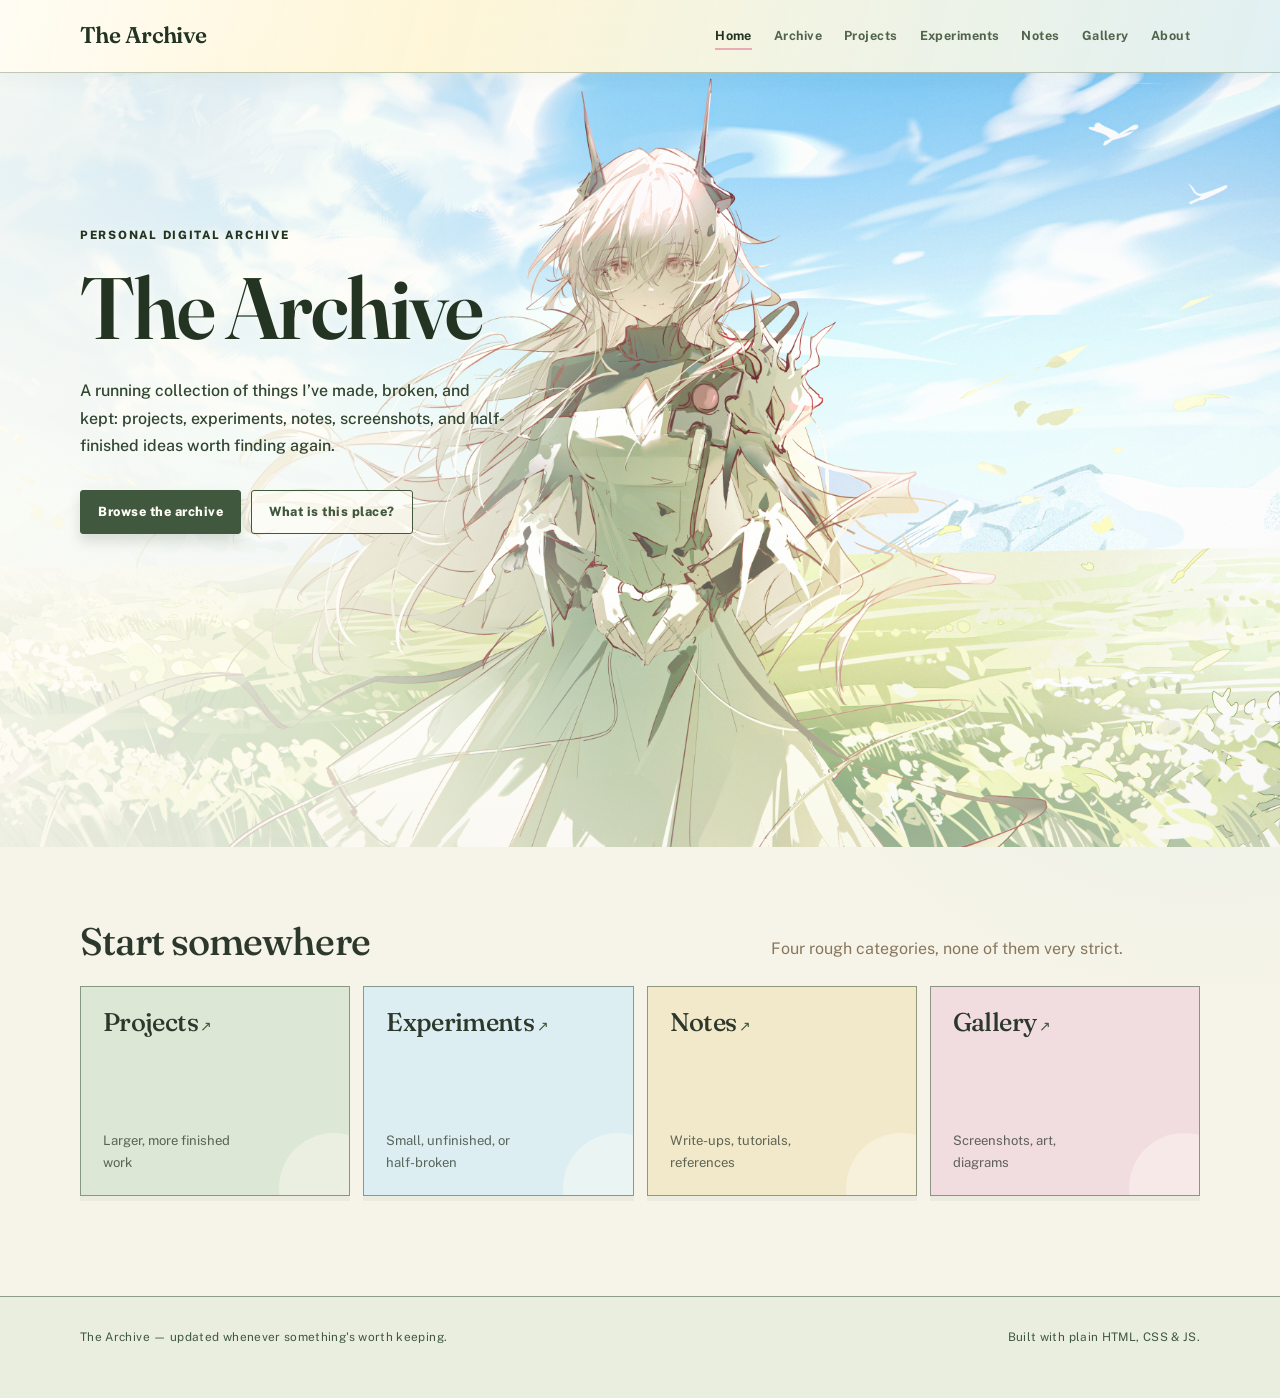
<file: index.html>
<!DOCTYPE html>
<html lang="en">
<head>
<meta charset="UTF-8">
<meta name="viewport" content="width=device-width, initial-scale=1.0">
<title>The Archive — a personal collection</title>
<meta name="description" content="A personal digital archive of projects, experiments, notes, and things worth keeping.">
<link rel="preconnect" href="https://fonts.googleapis.com">
<link href="https://fonts.googleapis.com/css2?family=Fraunces:ital,opsz,wght@0,9..144,500;0,9..144,600;1,9..144,500&family=Public+Sans:wght@400;500;600;700;800&display=swap" rel="stylesheet">
<link rel="stylesheet" href="css/style.css">
</head>
<body data-page="home">

<header class="site-header">
  <div class="container">
    <a class="logo" href="index.html"><span class="dot"></span>The Archive</a>
    <button class="nav-toggle" aria-label="Toggle navigation" aria-expanded="false">
      <span></span><span></span><span></span>
    </button>
    <nav class="main-nav" aria-label="Main">
      <ul>
        <li><a href="index.html" data-page="home">Home</a></li>
        <li><a href="archive.html" data-page="archive">Archive</a></li>
        <li><a href="projects.html" data-page="projects">Projects</a></li>
        <li><a href="experiments.html" data-page="experiments">Experiments</a></li>
        <li><a href="notes.html" data-page="notes">Notes</a></li>
        <li><a href="gallery.html" data-page="gallery">Gallery</a></li>
        <li><a href="about.html" data-page="about">About</a></li>
      </ul>
    </nav>
  </div>
</header>

<main>
  <section class="hero-visual">
    <div class="hero-content">
      <p class="hero-kicker">Personal digital archive</p>
      <h1>The Archive</h1>
      <p class="hero-desc">A running collection of things I’ve made, broken, and kept: projects, experiments, notes, screenshots, and half-finished ideas worth finding again.</p>
      <div class="hero-actions">
        <a class="btn btn-solid" href="archive.html">Browse the archive</a>
        <a class="btn" href="about.html">What is this place?</a>
      </div>
    </div>
  </section>

  <section class="container">
    <div class="section-heading">
      <h2>Start somewhere</h2>
      <p>Four rough categories, none of them very strict.</p>
    </div>
    <div class="category-grid">
      <a class="category-tile c1" href="projects.html">
        <h3>Projects</h3><p>Larger, more finished work</p>
      </a>
      <a class="category-tile c2" href="experiments.html">
        <h3>Experiments</h3><p>Small, unfinished, or half-broken</p>
      </a>
      <a class="category-tile c3" href="notes.html">
        <h3>Notes</h3><p>Write-ups, tutorials, references</p>
      </a>
      <a class="category-tile c4" href="gallery.html">
        <h3>Gallery</h3><p>Screenshots, art, diagrams</p>
      </a>
    </div>
  </section>
</main>

<footer class="site-footer">
  <div class="container">
    <span>The Archive — updated whenever something's worth keeping.</span>
    <span>Built with plain HTML, CSS &amp; JS.</span>
  </div>
</footer>

<script src="js/nav.js"></script>
</body>
</html>
</file>
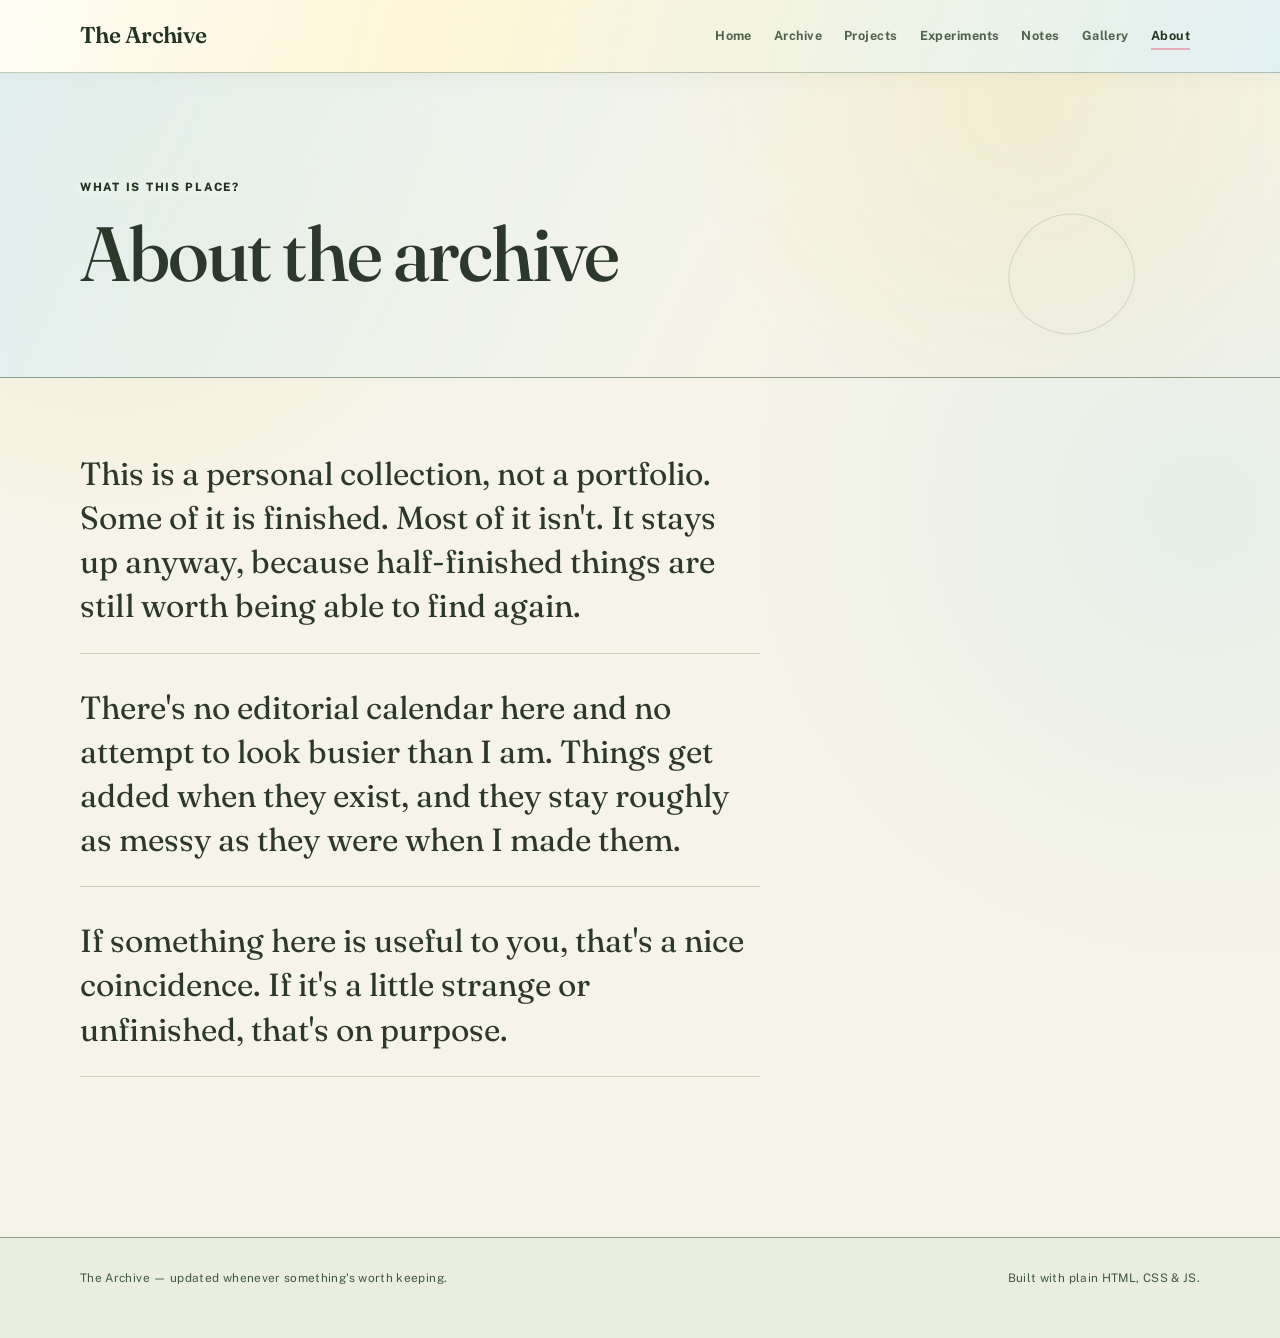
<file: about.html>
<!DOCTYPE html>
<html lang="en">
<head>
<meta charset="UTF-8">
<meta name="viewport" content="width=device-width, initial-scale=1.0">
<title>About — The Archive</title>
<meta name="description" content="What this place is, and why it exists.">
<link rel="preconnect" href="https://fonts.googleapis.com">
<link href="https://fonts.googleapis.com/css2?family=Fraunces:ital,opsz,wght@0,9..144,500;0,9..144,600;1,9..144,500&family=Public+Sans:wght@400;500;600;700;800&display=swap" rel="stylesheet">
<link rel="stylesheet" href="css/style.css">
</head>
<body data-page="about">

<header class="site-header">
  <div class="container">
    <a class="logo" href="index.html"><span class="dot"></span>The Archive</a>
    <button class="nav-toggle" aria-label="Toggle navigation" aria-expanded="false">
      <span></span><span></span><span></span>
    </button>
    <nav class="main-nav" aria-label="Main">
      <ul>
        <li><a href="index.html" data-page="home">Home</a></li>
        <li><a href="archive.html" data-page="archive">Archive</a></li>
        <li><a href="projects.html" data-page="projects">Projects</a></li>
        <li><a href="experiments.html" data-page="experiments">Experiments</a></li>
        <li><a href="notes.html" data-page="notes">Notes</a></li>
        <li><a href="gallery.html" data-page="gallery">Gallery</a></li>
        <li><a href="about.html" data-page="about">About</a></li>
      </ul>
    </nav>
  </div>
</header>

<main>
  <section class="page-hero">
    <div class="container">
      <p class="hero-kicker">What is this place?</p>
      <h1>About the archive</h1>
    </div>
  </section>

  <section class="container">
    <div class="about-body">
      <p>This is a personal collection, not a portfolio. Some of it is finished. Most of it isn't. It stays up anyway, because half-finished things are still worth being able to find again.</p>
      <p>There's no editorial calendar here and no attempt to look busier than I am. Things get added when they exist, and they stay roughly as messy as they were when I made them.</p>
      <p>If something here is useful to you, that's a nice coincidence. If it's a little strange or unfinished, that's on purpose.</p>
    </div>
  </section>
</main>

<footer class="site-footer">
  <div class="container">
    <span>The Archive — updated whenever something's worth keeping.</span>
    <span>Built with plain HTML, CSS &amp; JS.</span>
  </div>
</footer>

<script src="js/nav.js"></script>
</body>
</html>
</file>
<file: css/style.css>
/* The Archive — field journal design system */
:root{--cream:#f6f4e8;--cream-light:#fffdf5;--cream-deep:#ece9d9;--green:#789567;--green-deep:#40583d;--green-ink:#2d382c;--sky:#b9dceb;--sky-light:#ddeff4;--pink:#e8a9b8;--pink-light:#f3d3d9;--yellow:#e7c75a;--earth:#88765c;--line:rgba(64,88,61,.24);--line-strong:rgba(64,88,61,.55);--shadow:0 12px 28px rgba(64,88,61,.09);--radius:3px;--display:"Fraunces",Georgia,serif;--body:"Public Sans",Arial,sans-serif;--ease:220ms ease}
*{box-sizing:border-box}html{scroll-behavior:smooth}body{margin:0;color:var(--green-ink);background:radial-gradient(circle at 8% 11%,rgba(231,199,90,.15),transparent 24rem),radial-gradient(circle at 94% 38%,rgba(185,220,235,.26),transparent 30rem),var(--cream);font:400 16px/1.65 var(--body)}body::before{content:"";position:fixed;z-index:-1;inset:0;opacity:.3;pointer-events:none;background-image:radial-gradient(rgba(64,88,61,.16) .45px,transparent .6px);background-size:8px 8px}a{color:inherit}img{display:block;max-width:100%}h1,h2,h3,h4,p{margin-top:0}h1,h2,h3,h4{font-family:var(--display);font-weight:500;line-height:1.08;letter-spacing:-.025em}.container{width:min(1120px,calc(100% - 48px));margin:0 auto}
.site-header{position:sticky;top:0;z-index:10;background:linear-gradient(105deg,rgba(255,253,245,.94) 0%,rgba(255,246,213,.9) 34%,rgba(221,239,244,.86) 100%);border-bottom:1px solid rgba(64,88,61,.32);box-shadow:0 5px 20px rgba(64,88,61,.045);backdrop-filter:blur(12px);transition:border-color var(--ease),box-shadow var(--ease)}.site-header:hover{border-bottom-color:rgba(64,88,61,.52);box-shadow:0 6px 22px rgba(64,88,61,.08)}.site-header .container{display:flex;align-items:center;justify-content:space-between;min-height:72px;gap:22px}.logo{display:flex;align-items:center;color:#233522;text-decoration:none;font-family:var(--display);font-size:1.42rem;font-weight:600;letter-spacing:-.025em;text-shadow:0 1px 10px rgba(255,253,245,.68)}.logo .dot{display:none}.main-nav ul{display:flex;align-items:center;flex-wrap:wrap;gap:2px;padding:0;margin:0;list-style:none}.main-nav a{display:block;position:relative;padding:8px 10px;color:#50634c;text-decoration:none;font-size:.79rem;font-weight:700;letter-spacing:.035em;transition:color var(--ease)}.main-nav a:hover,.main-nav a.active{color:#233522}.main-nav a::after{content:"";position:absolute;right:10px;bottom:4px;left:10px;height:2px;background:var(--pink);transform:scaleX(0);transform-origin:left;transition:transform var(--ease)}.main-nav a:hover::after,.main-nav a.active::after{transform:scaleX(1)}.nav-toggle{display:none}
.hero-visual{position:relative;isolation:isolate;min-height:clamp(620px,86vh,900px);display:grid;align-items:start;overflow:hidden;background:var(--sky-light) url("../assets/spring-guardian.jpg") center center/cover no-repeat}.hero-visual::before{content:"";position:absolute;z-index:-1;inset:0;background:linear-gradient(90deg,rgba(255,253,245,.86) 0%,rgba(255,253,245,.64) 25%,rgba(255,253,245,.10) 48%,transparent 66%)}.hero-visual::after{content:"";position:absolute;z-index:-1;inset:auto 0 0;height:20%;background:linear-gradient(transparent,rgba(246,244,232,.38))}.hero-content{width:min(1120px,calc(100% - 48px));margin:0 auto;padding-top:clamp(110px,17vh,170px)}.hero-content>*{max-width:430px}.hero-kicker{margin-bottom:16px;color:#233522;font-size:.72rem;font-weight:800;letter-spacing:.15em;text-shadow:0 1px 10px rgba(255,253,245,.9);text-transform:uppercase}.hero-content h1{margin-bottom:22px;color:#233522;font-size:clamp(3.5rem,6.8vw,6.3rem);font-weight:600;text-shadow:0 1px 12px rgba(255,253,245,.78)}.hero-content h1 em{color:var(--green-deep);font-style:italic}.hero-desc{color:#304531;font-size:1rem;font-weight:500;line-height:1.72;text-shadow:0 1px 9px rgba(255,253,245,.92)}.hero-actions{display:flex;flex-wrap:wrap;gap:10px;margin-top:30px}.btn{display:inline-flex;align-items:center;justify-content:center;min-height:44px;padding:10px 17px;border:1px solid var(--green-deep);border-radius:var(--radius);color:var(--green-deep);background:rgba(255,253,245,.62);text-decoration:none;font-size:.8rem;font-weight:800;letter-spacing:.04em;transition:transform var(--ease),background var(--ease),border-color var(--ease),box-shadow var(--ease)}.btn:hover{transform:translateY(-2px);border-color:var(--pink);background:var(--cream-light);box-shadow:var(--shadow)}.btn-solid{color:var(--cream-light);background:var(--green-deep);box-shadow:0 7px 13px rgba(64,88,61,.18)}.btn-solid:hover{color:var(--cream-light);background:#334a31}
main>.container{padding-top:74px}.section-heading{display:grid;grid-template-columns:minmax(0,1fr) minmax(230px,.65fr);gap:30px;align-items:end;margin-bottom:24px}.section-heading h2{margin:0;font-size:clamp(2rem,3vw,3rem)}.section-heading p{margin:0;color:var(--earth)}.category-grid{display:grid;grid-template-columns:repeat(4,1fr);gap:13px}.category-tile{position:relative;min-height:210px;display:flex;flex-direction:column;justify-content:space-between;overflow:hidden;padding:22px;border:1px solid var(--line-strong);color:var(--green-ink);text-decoration:none;box-shadow:0 5px 0 rgba(64,88,61,.05);transition:transform var(--ease),box-shadow var(--ease)}.category-tile::after{content:"";position:absolute;width:110px;height:110px;right:-40px;bottom:-48px;border-radius:50%;background:rgba(255,253,245,.38)}.category-tile:hover{transform:translateY(-5px) rotate(-.4deg);box-shadow:var(--shadow)}.category-tile h3{z-index:1;margin:0;font-size:1.6rem}.category-tile h3::after{content:" ↗";color:var(--green-deep);font-family:var(--body);font-size:.9rem}.category-tile p{z-index:1;max-width:16ch;margin:0;color:rgba(45,56,44,.75);font-size:.82rem}.category-tile.c1{background:#dce7d5}.category-tile.c2{background:#dceef1}.category-tile.c3{background:#f2e8ca}.category-tile.c4{background:#f1dce0}
.page-hero{padding:105px 0 68px;border-bottom:1px solid var(--line-strong);background:linear-gradient(115deg,rgba(221,239,244,.82),rgba(246,244,232,.2) 60%),radial-gradient(circle at 80% 10%,rgba(231,199,90,.2),transparent 22rem)}.page-hero .container{position:relative}.page-hero .container::after{content:"";position:absolute;right:6%;bottom:-40px;width:120px;height:120px;border:1px solid rgba(120,149,103,.26);border-radius:50% 47% 55% 45%;transform:rotate(30deg)}.page-hero h1{max-width:13ch;margin-bottom:13px;font-size:clamp(3rem,6vw,5.1rem)}.page-hero p:not(.hero-kicker){max-width:54ch;margin:0;color:var(--earth)}.entry-list{border-top:1px solid var(--line-strong)}.entry{display:grid;grid-template-columns:115px minmax(0,1fr) auto;gap:24px;align-items:baseline;padding:27px 10px;border-bottom:1px solid var(--line);text-decoration:none;transition:background var(--ease),padding var(--ease)}.entry:hover{padding-right:18px;padding-left:18px;background:rgba(255,253,245,.58)}.entry-tag{color:var(--green-deep);font-size:.68rem;font-weight:800;letter-spacing:.11em;text-transform:uppercase}.entry-body h3{margin-bottom:5px;font-size:clamp(1.35rem,2vw,1.75rem)}.entry-body p{max-width:60ch;margin:0;color:var(--earth);font-size:.9rem}.entry-date{color:var(--earth);font-size:.76rem;white-space:nowrap}.gallery-grid{display:grid;grid-template-columns:repeat(3,1fr);gap:13px}.gallery-item{min-height:180px;display:flex;align-items:end;padding:18px;border:1px solid var(--line-strong);background:linear-gradient(145deg,rgba(255,253,245,.78),rgba(221,239,244,.8));font-family:var(--display);font-size:1.28rem;transition:transform var(--ease),background var(--ease)}.gallery-item:nth-child(3n+2){background:linear-gradient(145deg,rgba(255,253,245,.8),rgba(220,231,213,.9))}.gallery-item:nth-child(3n){background:linear-gradient(145deg,rgba(255,253,245,.8),rgba(243,211,217,.7))}.gallery-item:hover{transform:translateY(-4px);background:var(--cream-light)}
.about-body{max-width:680px;padding-bottom:28px;font-family:var(--display);font-size:clamp(1.45rem,2.5vw,2rem);line-height:1.38}.about-body p{padding-bottom:24px;border-bottom:1px solid var(--line)}.detail-hero{padding:105px 0 30px;border-bottom:1px solid var(--line-strong);background:rgba(221,239,244,.42)}.detail-hero h1{font-size:clamp(2.8rem,5vw,4.7rem)}.detail-hero .desc,.prose{color:var(--earth)}.detail-grid{display:grid;grid-template-columns:minmax(0,2fr) minmax(220px,.8fr);gap:54px;padding:48px 0}.side-panel{padding:18px;border-top:2px solid var(--green-deep);background:rgba(255,253,245,.56)}.side-panel dt{margin-top:15px;color:var(--green-deep);font-size:.68rem;font-weight:800;letter-spacing:.12em;text-transform:uppercase}.side-panel dd{margin:3px 0 0}.pill{display:inline-block;padding:3px 8px;border:1px solid var(--line);color:var(--green-deep);font-size:.7rem;font-weight:700}.detail-images img{margin-bottom:15px;border:1px solid var(--line-strong)}.masonry figure{margin:0 0 16px;border:1px solid var(--line-strong);background:var(--cream-light)}.masonry figcaption{padding:10px;color:var(--earth);font-size:.8rem}.empty-state{padding:60px 0;color:var(--earth);text-align:center}.site-footer{margin-top:100px;padding:31px 0 50px;border-top:1px solid var(--line-strong);background:rgba(220,231,213,.45);color:var(--green-deep);font-size:.74rem;letter-spacing:.03em}.site-footer .container{display:flex;justify-content:space-between;gap:16px;flex-wrap:wrap}a:focus-visible,button:focus-visible,input:focus-visible,select:focus-visible{outline:2px solid var(--pink);outline-offset:3px}
@media(max-width:820px){.category-grid{grid-template-columns:repeat(2,1fr)}.detail-grid{grid-template-columns:1fr}.gallery-grid{grid-template-columns:repeat(2,1fr)}}@media(max-width:640px){.container,.hero-content{width:min(100% - 32px,1120px)}.site-header{position:relative}.site-header .container{min-height:auto;padding:13px 0;align-items:flex-start;flex-direction:column}.main-nav ul{gap:0}.main-nav a{padding:5px 7px;font-size:.7rem}.hero-visual{min-height:740px;background-position:37% center}.hero-visual::before{background:linear-gradient(180deg,rgba(255,253,245,.86) 0%,rgba(255,253,245,.59) 37%,rgba(255,253,245,.08) 61%,transparent 78%)}.hero-content{padding-top:78px}.hero-content>*{max-width:330px}.hero-content h1{font-size:clamp(3.2rem,16vw,4.6rem)}.hero-desc{max-width:30ch}main>.container{padding-top:54px}.section-heading{grid-template-columns:1fr;gap:8px}.entry{grid-template-columns:1fr;gap:7px}.entry-date{grid-row:1;grid-column:1;justify-self:end}.entry-tag{grid-row:1}.page-hero,.detail-hero{padding:67px 0 43px}.page-hero .container::after{display:none}.gallery-grid{grid-template-columns:1fr}.site-footer{margin-top:70px}}@media(prefers-reduced-motion:reduce){*,*::before,*::after{scroll-behavior:auto!important;transition-duration:.01ms!important;animation-duration:.01ms!important;animation-iteration-count:1!important}}
</file>
